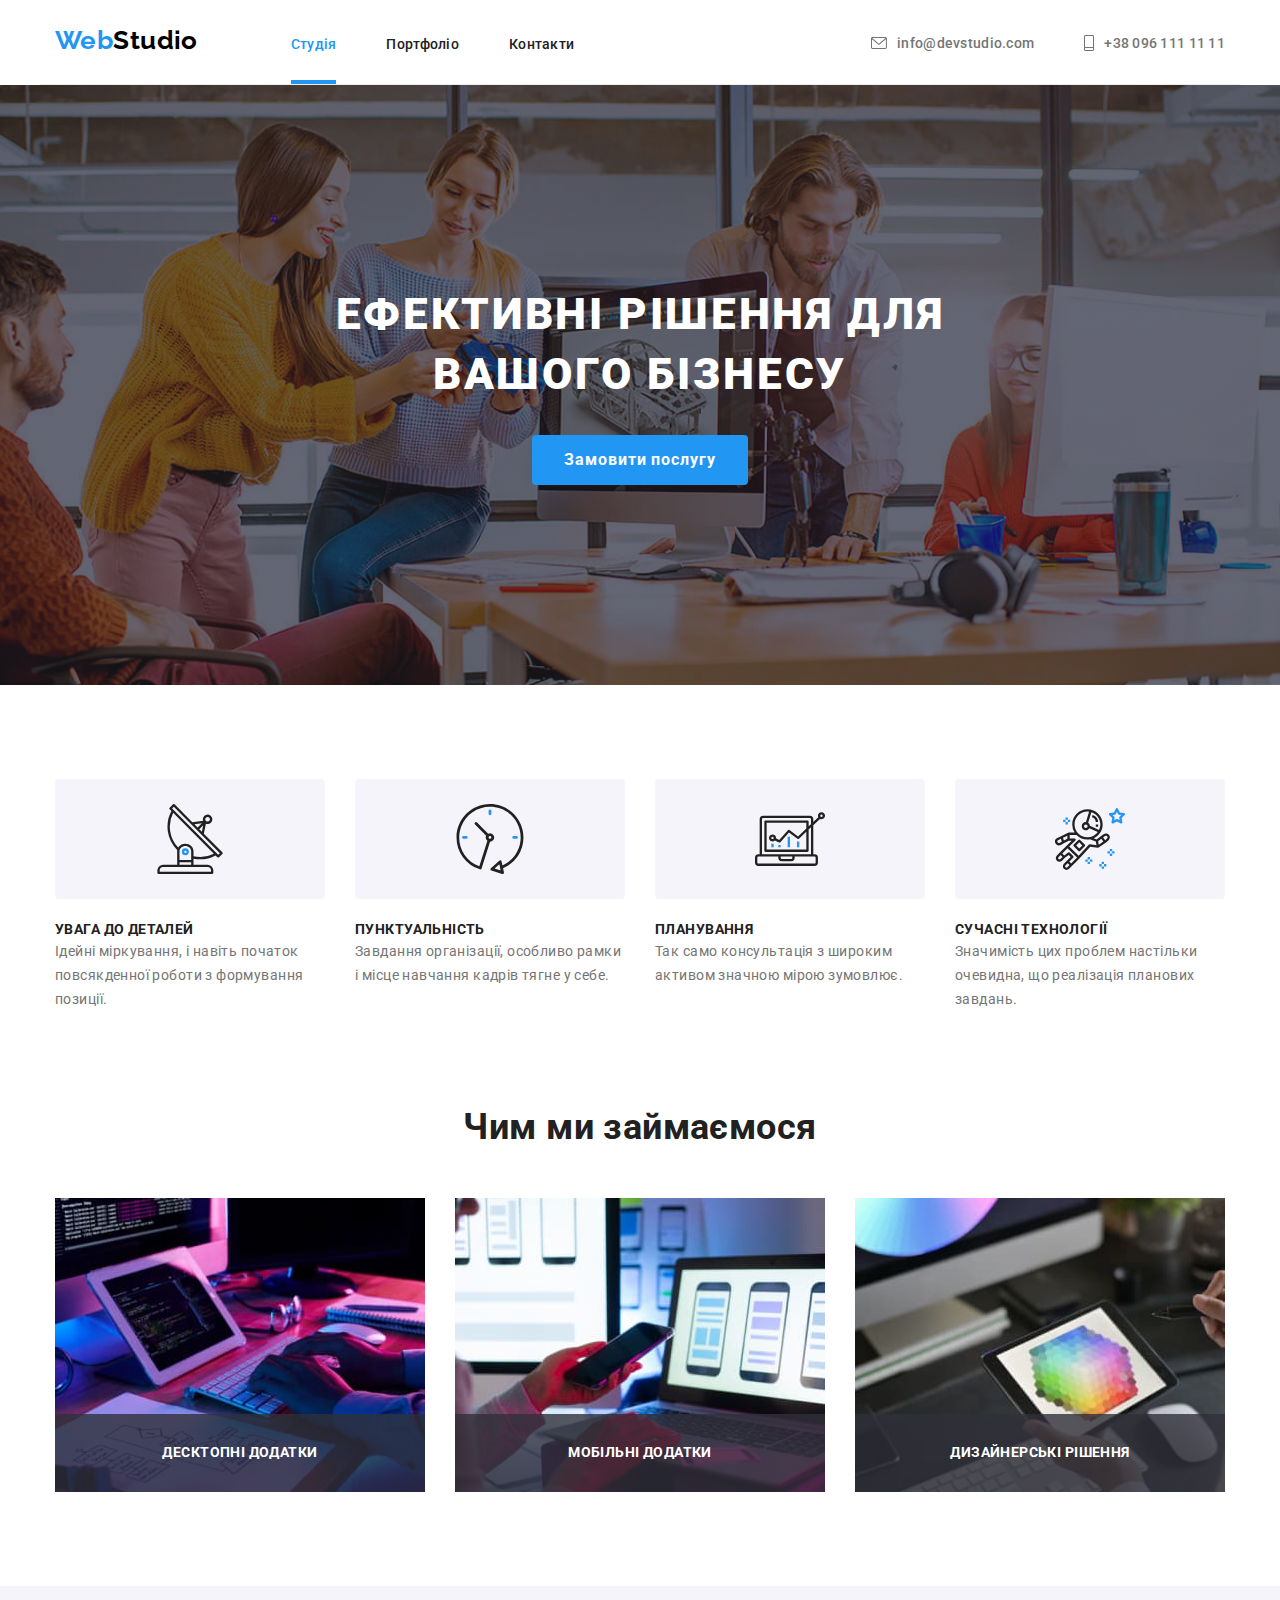
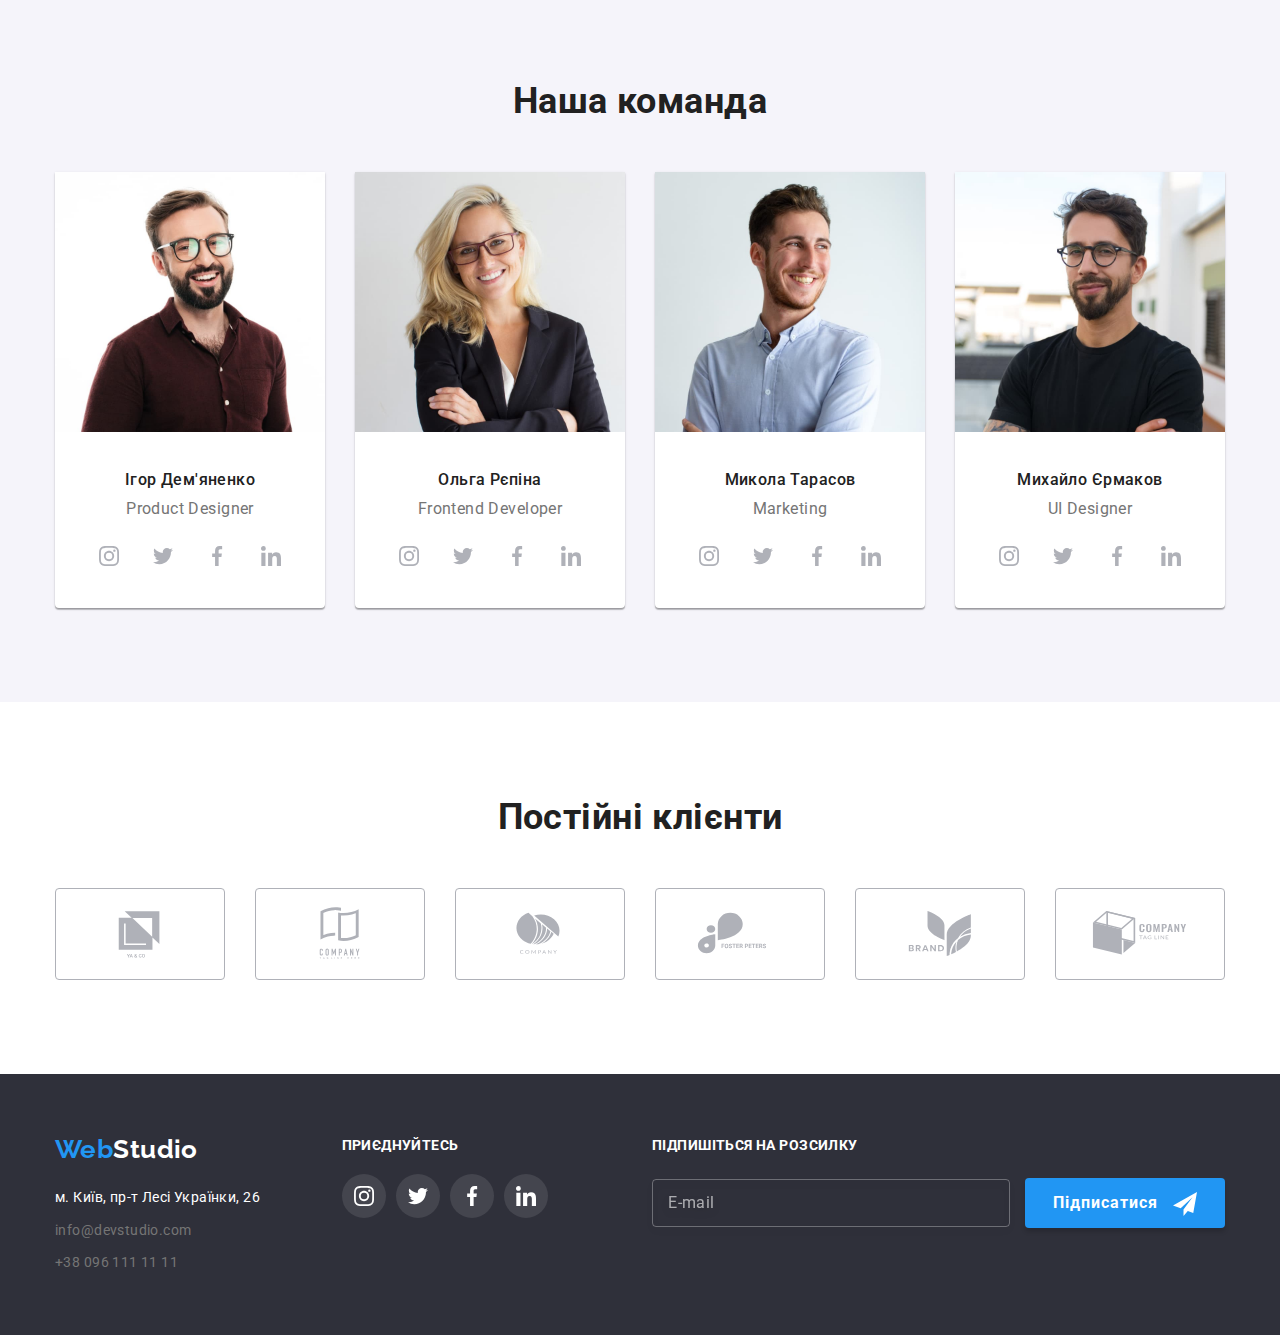
<file: index.html>
<!DOCTYPE html>
<html lang="uk">

<head>
    <meta charset="UTF-8">
    <meta http-equiv="X-UA-Compatible" content="IE=edge">
    <meta name="viewport" content="width=device-width, initial-scale=1.0">
    <title>Студия</title>
    <link rel="preconnect" href="https://fonts.googleapis.com">
    <link rel="preconnect" href="https://fonts.gstatic.com" crossorigin>
    <link
        href="https://fonts.googleapis.com/css2?family=Raleway:wght@700&family=Roboto:wght@400;500;700;900&display=swap"
        rel="stylesheet">
    <link rel="stylesheet"
        href="https://cdnjs.cloudflare.com/ajax/libs/modern-normalize/1.0.0/modern-normalize.min.css">
    <link rel="stylesheet" href="./styles.css">
</head>

<body>
    <!--шапка профиля с навигацией-->
    <header class="header">
        <div class="conteiner header-wrap">
            <a class="logo-link link" href="/" lang="en"><span class="accent">Web</span>Studio</a>
            <nav class="navigation">
                <ul class="list navigation-list">
                    <li class="navigation-item"><a class="link current" href="/">Студія</a></li>
                    <li class="navigation-item"><a class="link" href="./portfolio.html">Портфоліо</a></li>
                    <li class="navigation-item"><a class="link" href="">Контакти</a></li>
                </ul>
            </nav>
            <ul class="list contact-list">
                <li class="contact-item"><a class="contact-link link" href="mailto:info@devstudio.com">
                        <svg class="contact-icon" width="16" height="12">
                            <use href="./images/icon.svg#icon-mail"></use>
                        </svg>
                        info@devstudio.com</a>
                </li>
                <li class="contact-item"><a class="contact-link link" href="tel:+380961111111">
                        <svg class="contact-icon" width="10" height="16">
                            <use href="./images/icon.svg#icon-phone"></use>
                        </svg>
                        +38 096 111 11 11</a>
                </li>
            </ul>
        </div>
    </header>
    <main>
        <!--Блок-герой-->
        <section class="hero">
            <div class="conteiner">
                <h1 class="hero-caption">Ефективні рішення для <br>вашого бізнесу</h1>
                <button data-modal-open class="hero-button" type="button">Замовити послугу</button>
            </div>
            <div data-modal class="backdrop is-hidden">
                <div class="modal">
                    <button data-modal-close type="button" class="modal-close-button">
                        <svg class="close-icon" width="11px" height="11px">
                            <use href="./images/icon.svg#icon-close"></use>
                        </svg>
                    </button>
                    <div class="modal-form-wrap">
                        <p class="modal-form-caption">Залиште свої дані, ми вам передзвонимо</p>
                        <form class="modal-form">
                            <div class="form-fields-wrap">
                                <div class="form-field-wrap">
                                    <label class="form-field-label">
                                        <span>Ім'я</span>
                                        <input class="form-field-entry" type="text" name="user-name">
                                        <svg class="form-field-icon" width="18px" height="18px">
                                            <use href="./images/icon.svg#icon-person"></use>
                                        </svg>
                                    </label>
                                </div>
                                <div class="form-field-wrap">
                                    <label class="form-field-label">
                                        <span>Телефон</span>
                                        <input class="form-field-entry" type="tel" name="user-tel">
                                        <svg class="form-field-icon" width="18px" height="18px">
                                            <use href="./images/icon.svg#icon-phone"></use>
                                        </svg>
                                    </label>
                                </div>
                                <div class="form-field-wrap">
                                    <label class="form-field-label">
                                        <span>Пошта</span>
                                        <input class="form-field-entry" type="email" name="user-email">
                                        <svg class="form-field-icon" width="18px" height="18px">
                                            <use href="./images/icon.svg#icon-email"></use>
                                        </svg>
                                    </label>
                                </div>

                                <label class="form-field-label">
                                    <span>Коментар</span>
                                    <textarea class="form-field-entry comment-text" name="comment"
                                        placeholder="Введіть текст"></textarea>
                                </label>
                                <div class="checkbox-wrap">
                                    <label class="form-field-label">
                                        <input class="checkbox-input" type="checkbox" name="agree-check">
                                        <span class="checkbox-icon"></span>
                                        <span class="text-agreement">Погоджуюся з розсилкою та приймаю <a
                                                class="link-agreement link" href="#">Умови договору</a></span>
                                    </label>
                                </div>
                            </div>
                            <button class="modal-form-button" type="submit">Відправити</button>
                        </form>
                    </div>
                </div>
            </div>

        </section>
        <section class="benefits">
            <div class="conteiner">
                <h2 class="visually-hidden">Наші переваги</h2>
                <ul class="list benefits-list">
                    <li>
                        <div class="benefits-icons">
                            <svg class="benefits-icon" width="70" height="70">
                                <use href="./images/icon.svg#icon-antenna"></use>
                            </svg>
                        </div>
                        <h3 class="benefits-caption">УВАГА ДО ДЕТАЛЕЙ</h3>
                        <p class="benefits-text">Ідейні міркування, і навіть початок повсякденної роботи з формування
                            позиції.</p>
                    </li>
                    <li>
                        <div class="benefits-icons">
                            <svg class="benefits-icon" width="70" height="70">
                                <use href="./images/icon.svg#icon-clock"></use>
                            </svg>
                        </div>
                        <h3 class="benefits-caption">ПУНКТУАЛЬНІСТЬ</h3>
                        <p class="benefits-text">Завдання організації, особливо рамки і місце навчання кадрів тягне у
                            себе.</p>
                    </li>
                    <li>
                        <div class="benefits-icons">
                            <svg class="benefits-icon" width="70" height="70">
                                <use href="./images/icon.svg#icon-diagram"></use>
                            </svg>
                        </div>
                        <h3 class="benefits-caption">ПЛАНУВАННЯ</h3>
                        <p class="benefits-text">Так само консультація з широким активом значною мірою зумовлює.</p>
                    </li>
                    <li>
                        <div class="benefits-icons">
                            <svg class="benefits-icon" width="70" height="70">
                                <use href="./images/icon.svg#icon-astronaut"></use>
                            </svg>
                        </div>
                        <h3 class="benefits-caption">СУЧАСНІ ТЕХНОЛОГІЇ</h3>
                        <p class="benefits-text">Значимість цих проблем настільки очевидна, що реалізація планових
                            завдань.</p>
                    </li>
                </ul>
                <div class="function">
                    <h2 class="function-caption">Чим ми займаємося</h2>
                    <ul class="list function-list">
                        <li class="function-item">
                            <div class="function-label">
                                <p class="function-text">Десктопні додатки</p>
                            </div>
                            <img src="./images/studio-keyboardhand.jpg" width="370" alt="Руки лежать на клавіатурі">
                        </li>
                        <li class="function-item">
                            <div class="function-label">
                                <p class="function-text">Мобільні додатки</p>
                            </div>
                            <img src="./images/studio-phonehands.jpg" width="370" alt="Руки тримають телефон">
                        </li>
                        <li class="function-item">
                            <div class="function-label">
                                <p class="function-text">Дизайнерські рішення</p>
                            </div>
                            <img src="./images/studio-laptophands.jpg" width="370" alt="Руки тримають планшет">
                        </li>
                    </ul>
                </div>
            </div>
        </section>
        <section class="team">
            <div class="conteiner">
                <h2 class="team-caption">Наша команда</h2>
                <ul class="list team-list">
                    <li class="team-person">
                        <img src="./images/studio-productdesigner.jpg" width="270" alt="Продуктовий дизайнер">
                        <h3 class="team-caption-list">Ігор Дем'яненко</h3>
                        <p class="team-text-list" lang="en">Product Designer</p>
                        <ul class="list icon-socials">
                            <li class="icon-socials-item">
                                <a class="icon-socials-link link" href="">
                                    <svg class="icon-social" width="20" height="20">
                                        <use href="./images/icon.svg#icon-instagram"></use>
                                    </svg>
                                </a>
                            </li>
                            <li>
                                <a class="icon-socials-link link" href="">
                                    <svg class="icon-social" width="20" height="20">
                                        <use href="./images/icon.svg#icon-twitter"></use>
                                    </svg>
                                </a>
                            </li>
                            <li>
                                <a class="icon-socials-link link" href="">
                                    <svg class="icon-social" width="20" height="20">
                                        <use href="./images/icon.svg#icon-facebook"></use>
                                    </svg>
                                </a>
                            </li>
                            <li>
                                <a class="icon-socials-link link" href="">
                                    <svg class="icon-social" width="20" height="20">
                                        <use href="./images/icon.svg#icon-linkedin"></use>
                                    </svg>
                                </a>
                            </li>
                        </ul>
                    </li>
                    <li class="team-person">
                        <img src="./images/studio-frontend.jpg" width="270" alt="Фронтенд розробник">
                        <h3 class="team-caption-list">Ольга Рєпіна</h3>
                        <p class="team-text-list" lang="en">Frontend Developer</p>
                        <ul class="list icon-socials">
                            <li class="icon-socials-item">
                                <a class="icon-socials-link link" href="">
                                    <svg class="icon-social" width="20" height="20">
                                        <use href="./images/icon.svg#icon-instagram"></use>
                                    </svg>
                                </a>
                            </li>
                            <li>
                                <a class="icon-socials-link link" href="">
                                    <svg class="icon-social" width="20" height="20">
                                        <use href="./images/icon.svg#icon-twitter"></use>
                                    </svg>
                                </a>
                            </li>
                            <li>
                                <a class="icon-socials-link link" href="">
                                    <svg class="icon-social" width="20" height="20">
                                        <use href="./images/icon.svg#icon-facebook"></use>
                                    </svg>
                                </a>
                            </li>
                            <li>
                                <a class="icon-socials-link link" href="">
                                    <svg class="icon-social" width="20" height="20">
                                        <use href="./images/icon.svg#icon-linkedin"></use>
                                    </svg>
                                </a>
                            </li>
                        </ul>
                    </li>
                    <li class="team-person">
                        <img src="./images/studio-marketing.jpg" width="270" alt="Маркетинг">
                        <h3 class="team-caption-list">Микола Тарасов</h3>
                        <p class="team-text-list" lang="en">Marketing</p>
                        <ul class="list icon-socials">
                            <li class="icon-socials-item">
                                <a class="icon-socials-link link" href="">
                                    <svg class="icon-social" width="20" height="20">
                                        <use href="./images/icon.svg#icon-instagram"></use>
                                    </svg>
                                </a>
                            </li>
                            <li>
                                <a class="icon-socials-link link" href="">
                                    <svg class="icon-social" width="20" height="20">
                                        <use href="./images/icon.svg#icon-twitter"></use>
                                    </svg>
                                </a>
                            </li>
                            <li>
                                <a class="icon-socials-link link" href="">
                                    <svg class="icon-social" width="20" height="20">
                                        <use href="./images/icon.svg#icon-facebook"></use>
                                    </svg>
                                </a>
                            </li>
                            <li>
                                <a class="icon-socials-link link" href="">
                                    <svg class="icon-social" width="20" height="20">
                                        <use href="./images/icon.svg#icon-linkedin"></use>
                                    </svg>
                                </a>
                            </li>
                        </ul>
                    </li>
                    <li class="team-person">
                        <img src="./images/studio-uidesigner.jpg" width="270" alt="Дизайнер інтерфейсу користувача">
                        <h3 class="team-caption-list">Михайло Єрмаков</h3>
                        <p class="team-text-list" lang="en">UI Designer</p>
                        <ul class="list icon-socials">
                            <li class="icon-socials-item">
                                <a class="icon-socials-link link" href="">
                                    <svg class="icon-social" width="20" height="20">
                                        <use href="./images/icon.svg#icon-instagram"></use>
                                    </svg>
                                </a>
                            </li>
                            <li>
                                <a class="icon-socials-link link" href="">
                                    <svg class="icon-social" width="20" height="20">
                                        <use href="./images/icon.svg#icon-twitter"></use>
                                    </svg>
                                </a>
                            </li>
                            <li>
                                <a class="icon-socials-link link" href="">
                                    <svg class="icon-social" width="20" height="20">
                                        <use href="./images/icon.svg#icon-facebook"></use>
                                    </svg>
                                </a>
                            </li>
                            <li>
                                <a class="icon-socials-link link" href="">
                                    <svg class="icon-social" width="20" height="20">
                                        <use href="./images/icon.svg#icon-linkedin"></use>
                                    </svg>
                                </a>
                            </li>
                        </ul>
                    </li>
                </ul>
            </div>
        </section>
        <section class="clients">
            <div class="conteiner">
                <h2 class="clients-title">Постійні клієнти</h2>
                <ul class="list clients-list">
                    <li>
                        <a class="clients-link link" href="">
                            <svg class="clients-icon" width="106" height="60">
                                <use href="./images/icon.svg#icon-Logo1"></use>
                            </svg>
                        </a>
                    </li>
                    <li>
                        <a class="clients-link link" href="">
                            <svg class="clients-icon" width="106" height="60">
                                <use href="./images/icon.svg#icon-Logo2"></use>
                            </svg>
                        </a>
                    </li>
                    <li>
                        <a class="clients-link link" href="">
                            <svg class="clients-icon" width="106" height="60">
                                <use href="./images/icon.svg#icon-Logo3"></use>
                            </svg>
                        </a>
                    </li>
                    <li>
                        <a class="clients-link" href="">
                            <svg class="clients-icon" width="106" height="60">
                                <use href="./images/icon.svg#icon-Logo4"></use>
                            </svg>
                        </a>
                    </li>
                    <li>
                        <a class="clients-link link" href="">
                            <svg class="clients-icon" width="106" height="60">
                                <use href="./images/icon.svg#icon-Logo5"></use>
                            </svg>
                        </a>
                    </li>
                    <li>
                        <a class="clients-link link" href="">
                            <svg class="clients-icon" width="106" height="60">
                                <use href="./images/icon.svg#icon-Logo6"></use>
                            </svg>
                        </a>
                    </li>
                </ul>
            </div>
        </section>
    </main>
    <footer class="footer">
        <div class="conteiner">
            <div class="address-link">
                <a class="logo-link link" href="/" lang="en"><span class="accent">Web</span><span
                        class="change-color">Studio</span></a>
                <address>
                    <ul class="list">
                        <li>
                            <a class="link address-link" href="https://goo.gl/maps/9GgxLfYpcewbCLix5" target="_blank"
                                rel="noopener noreferrer nofollow">м. Київ, пр-т Лесі Українки, 26
                            </a>
                        </li>
                        <li class="contact"><a class="link contact-link"
                                href="mailto:info@devstudio.com">info@devstudio.com</a></li>
                        <li class="contact"><a class="link contact-link" href="tel:+380961111111">+38 096 111 11 11</a>
                        </li>
                    </ul>
                </address>
            </div>
            <div class="connect-links">
                <p class="connect-text">приєднуйтесь</p>
                <ul class="list icon-socials connect">
                    <li class="icon-socials-item">
                        <a class="icon-socials-link connect link" href="">
                            <svg class="icon-social" width="20" height="20">
                                <use href="./images/icon.svg#icon-instagram"></use>
                            </svg>
                        </a>
                    </li>
                    <li>
                        <a class="icon-socials-link connect link" href="">
                            <svg class="icon-social" width="20" height="20">
                                <use href="./images/icon.svg#icon-twitter"></use>
                            </svg>
                        </a>
                    </li>
                    <li>
                        <a class="icon-socials-link connect link" href="">
                            <svg class="icon-social" width="20" height="20">
                                <use href="./images/icon.svg#icon-facebook"></use>
                            </svg>
                        </a>
                    </li>
                    <li>
                        <a class="icon-socials-link connect link" href="">
                            <svg class="icon-social" width="20" height="20">
                                <use href="./images/icon.svg#icon-linkedin"></use>
                            </svg>
                        </a>
                    </li>
                </ul>
            </div>
            <div class="newsletter">
                <p class="newsletter-text">
                    Підпишіться на розсилку
                </p>
                <label class="newsletter-label">
                    <input class="newsletter-input" type="text" placeholder="E-mail" name="e-mail">
                </label>
                <button class="newsletter-button" type="submit">
                    Підписатися
                    <svg class="newsletter-icon" width="24px" height="24px">
                        <use href="./images/icon.svg#icon-send"></use>
                    </svg>
                </button>
            </div>

        </div>

    </footer>
    <script src="./js/modal.js"></script>
</body>

</html>
</file>
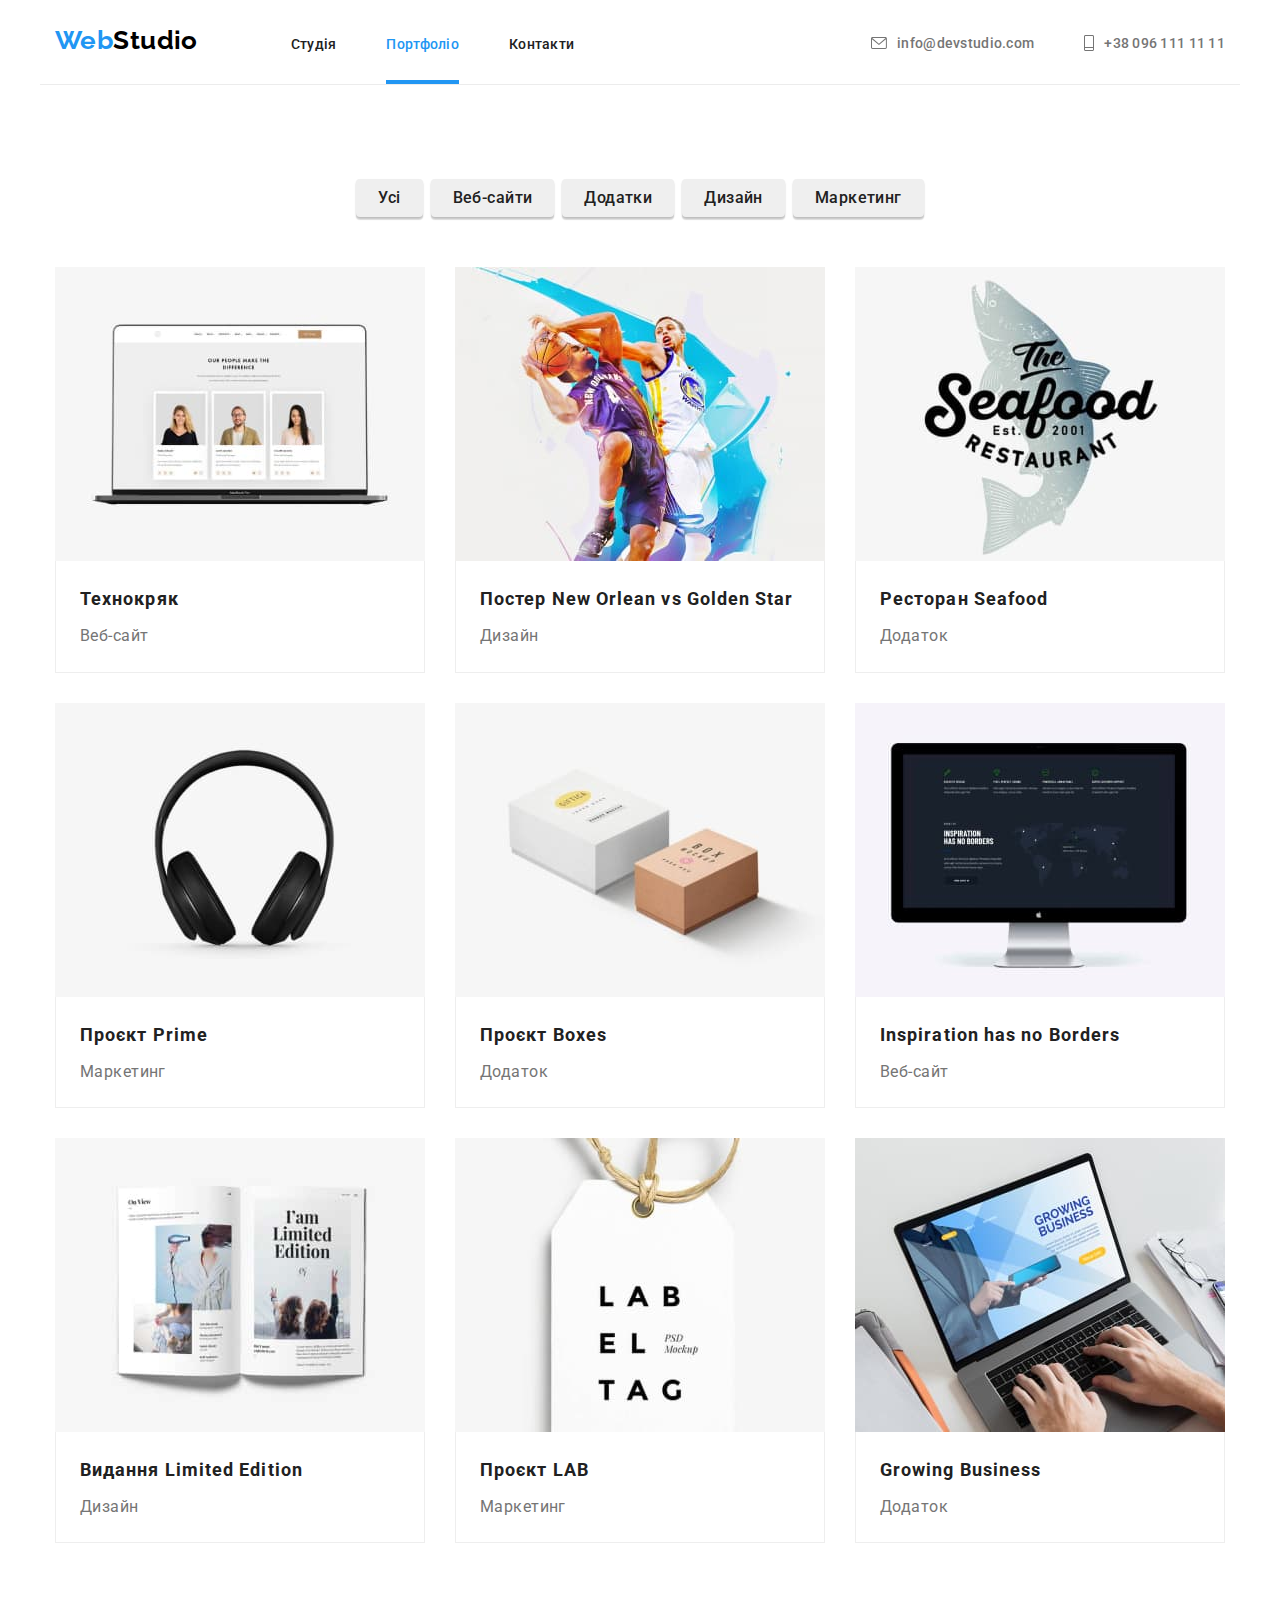
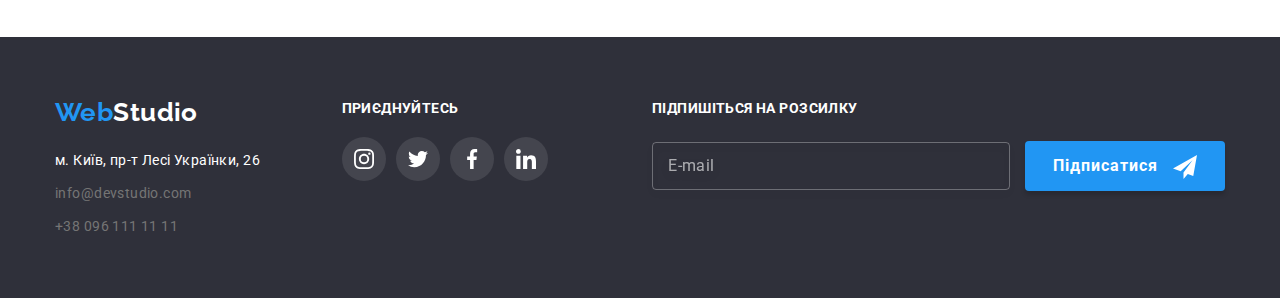
<file: portfolio.html>
<!DOCTYPE html>
<html lang="en">

<head>
    <meta charset="UTF-8">
    <meta http-equiv="X-UA-Compatible" content="IE=edge">
    <meta name="viewport" content="width=device-width, initial-scale=1.0">
    <title>Portfolio</title>
    <link rel="preconnect" href="https://fonts.googleapis.com">
    <link rel="preconnect" href="https://fonts.gstatic.com" crossorigin>
    <link
        href="https://fonts.googleapis.com/css2?family=Raleway:wght@700&family=Roboto:wght@400;500;700;900&display=swap"
        rel="stylesheet">
    <link rel="stylesheet"
        href="https://cdnjs.cloudflare.com/ajax/libs/modern-normalize/1.0.0/modern-normalize.min.css">
    <link rel="stylesheet" href="./styles.css">
</head>

<body>
    <header class="header">
        <div class="conteiner header-wrap">
            <a class="logo-link link" href="/" lang="en"><span class="accent">Web</span>Studio</a>
            <nav class="navigation">
                <ul class="list navigation-list">
                    <li class="navigation-item"><a class="link" href="/">Студія</a></li>
                    <li class="navigation-item"><a class="link current" href="./portfolio.html">Портфоліо</a></li>
                    <li class="navigation-item"><a class="link" href="">Контакти</a></li>
                </ul>
            </nav>
            <ul class="list contact-list">
                <li class="contact-item"><a class="contact-link link" href="mailto:info@devstudio.com">
                    <svg class="contact-icon" width="16" height="12">
                        <use href="./images/icon.svg#icon-mail"></use>
                    </svg>
                    info@devstudio.com</a>
                </li>
                <li class="contact-item"><a class="contact-link link" href="tel:+380961111111">
                    <svg class="contact-icon" width="10" height="16">
                        <use href="./images/icon.svg#icon-phone"></use>
                    </svg> 
                        +38 096 111 11 11</a>
                </li>
            </ul>
        </div>
    </header>
    <main>
        <section class="portfolio">
            <div class="conteiner">
                <h1 class="visually-hidden">Наші роботи, портфоліо</h1>
                <ul class="list portfolio-filter-list">
                    <li class="portfolio-filter-item"><button class="portfolio-filter-button" type="button">Усі</button></li>
                    <li class="portfolio-filter-item"><button class="portfolio-filter-button" type="button">Веб-сайти</button></li>
                    <li class="portfolio-filter-item"><button class="portfolio-filter-button" type="button">Додатки</button></li>
                    <li class="portfolio-filter-item"><button class="portfolio-filter-button" type="button">Дизайн</button></li>
                    <li class="portfolio-filter-item"><button class="portfolio-filter-button" type="button">Маркетинг</button></li>
                </ul>
                <ul class="list content-example-list">
                    <li class="content-example-item">
                        <a class="link" href="">
                            <div class="content-thumb">
                                <img src="./images/portfolio-tehnokrack.jpg" width="370"
                                    alt="Зображення відкритого ноутбуку">
                                <p class="opposite-text">
                                    Ресурс пропонує комплексні пропозиції з різним рівнем функціоналу та сервісів. Все
                                    це дозволить відвідувачу отримати вичерпні відомості про компанію чи приватну особу.
                                </p>
                            </div>

                            <div class="card-info">
                                <h2 class="example-caption">Технокряк</h2>
                                <p class="example-text">Веб-сайт</p>
                            </div>
                        </a>

                    </li>
                    <li class="content-example-item">
                        <a class="link" href="">
                            <div class="content-thumb">
                                <img src="./images/portfolio-posterdesign.jpg" width="370"
                                    alt="Баскетболісти під час гри з м'ячем">
                                <p class="opposite-text">
                                    Ресурс пропонує комплексні пропозиції з різним рівнем функціоналу та сервісів. Все
                                    це дозволить відвідувачу отримати вичерпні відомості про компанію чи приватну особу.
                                </p>
                            </div>
                            <div class="card-info">
                                <h2 class="example-caption">Постер New Orlean vs Golden Star</h2>
                                <p class="example-text">Дизайн</p>
                            </div>
                        </a>
                    </li>
                    <li class="content-example-item">
                        <a class="link" href="">
                            <div class="content-thumb">
                                <img src="./images/portfolio-restaraunt.jpg" width="370"
                                    alt="Зображення риби з логотипом">
                                <p class="opposite-text">
                                    Ресурс пропонує комплексні пропозиції з різним рівнем функціоналу та сервісів. Все
                                    це дозволить відвідувачу отримати вичерпні відомості про компанію чи приватну особу.
                                </p>
                            </div>
                            <div class="card-info">
                                <h2 class="example-caption">Ресторан Seafood</h2>
                                <p class="example-text">Додаток</p>
                            </div>
                        </a>
                    </li>
                    <li class="content-example-item">
                        <a class="link" href="">
                            <div class="content-thumb">
                                <img src="./images/portfolio-primeheadsphone.jpg" width="370"
                                    alt="Зображення накладних навушників">
                                <p class="opposite-text">
                                    Ресурс пропонує комплексні пропозиції з різним рівнем функціоналу та сервісів. Все
                                    це дозволить відвідувачу отримати вичерпні відомості про компанію чи приватну особу.
                                </p>
                            </div>
                            <div class="card-info">
                                <h2 class="example-caption">Проєкт Prime</h2>
                                <p class="example-text">Маркетинг</p>
                            </div>
                        </a>
                    </li>
                    <li class="content-example-item">
                        <a class="link" href="">
                            <div class="content-thumb">
                                <img src="./images/portfolio-boxes.jpg" width="370" alt="Дві коробки біла та рожева">
                                <p class="opposite-text">
                                    Ресурс пропонує комплексні пропозиції з різним рівнем функціоналу та сервісів. Все
                                    це дозволить відвідувачу отримати вичерпні відомості про компанію чи приватну особу.
                                </p>
                            </div>
                            <div class="card-info">
                                <h2 class="example-caption">Проєкт Boxes</h2>
                                <p class="example-text">Додаток</p>
                            </div>
                        </a>
                    </li>
                    <li class="content-example-item">
                        <a class="link" href="">
                            <div class="content-thumb">
                                <img src="./images/portfolio-inspiration.jpg" width="370" alt="Екран монітору з мапою">
                                <p class="opposite-text">
                                    Ресурс пропонує комплексні пропозиції з різним рівнем функціоналу та сервісів. Все
                                    це дозволить відвідувачу отримати вичерпні відомості про компанію чи приватну особу.
                                </p>
                            </div>
                            <div class="card-info">
                                <h2 class="example-caption">Inspiration has no Borders</h2>
                                <p class="example-text">Веб-сайт</p>
                            </div>
                        </a>
                    </li>
                    <li class="content-example-item">
                        <a class="link" href="">
                            <div class="content-thumb">
                                <img src="./images/portfolio-publisher.jpg" width="370"
                                    alt="Розгорнута книга з ілюстраціями">
                                <p class="opposite-text">
                                    Ресурс пропонує комплексні пропозиції з різним рівнем функціоналу та сервісів. Все
                                    це дозволить відвідувачу отримати вичерпні відомості про компанію чи приватну особу.
                                </p>
                            </div>
                            <div class="card-info">
                                <h2 class="example-caption">Видання Limited Edition</h2>
                                <p class="example-text">Дизайн</p>
                            </div>
                        </a>
                    </li>
                    <li class="content-example-item">
                        <a class="link" href="">
                            <div class="content-thumb">
                                <img src="./images/portfolio-labmarketing.jpg" width="370"
                                    alt="Бірка з графічним написом">
                                <p class="opposite-text">
                                    Ресурс пропонує комплексні пропозиції з різним рівнем функціоналу та сервісів. Все
                                    це дозволить відвідувачу отримати вичерпні відомості про компанію чи приватну особу.
                                </p>
                            </div>
                            <div class="card-info">
                                <h2 class="example-caption">Проєкт LAB</h2>
                                <p class="example-text">Маркетинг</p>
                            </div>
                        </a>
                    </li>
                    <li class="content-example-item">
                        <a class="link" href="">
                            <div class="content-thumb">
                                <img src="./images/portfolio-businessapp.jpg" width="370"
                                    alt="Руки лежать на клавіатурі ноутбуку">
                                <p class="opposite-text">
                                    Ресурс пропонує комплексні пропозиції з різним рівнем функціоналу та сервісів. Все
                                    це дозволить відвідувачу отримати вичерпні відомості про компанію чи приватну особу.
                                </p>
                            </div>
                            <div class="card-info">
                                <h2 class="example-caption">Growing Business</h2>
                                <p class="example-text">Додаток</p>
                            </div>
                        </a>
                    </li>
                </ul>
            </div>
        </section>

    </main>
    <footer class="footer">
        <div class="conteiner">
            <div class="address-link">
                <a class="logo-link link" href="/" lang="en"><span class="accent">Web</span><span class="change-color">Studio</span></a>
                <address>
                    <ul class="list">
                        <li><a class="link address-link" href="https://goo.gl/maps/9GgxLfYpcewbCLix5" target="_blank"
                                rel="noopener noreferrer nofollow">м. Київ, пр-т Лесі Українки, 26</a></li>
                        <li class="contact"><a class="link contact-link" href="mailto:info@devstudio.com">info@devstudio.com</a></li>
                        <li class="contact"><a class="link contact-link" href="tel:+380961111111">+38 096 111 11 11</a></li>
                    </ul>
                </address>
            </div>
            <div class="connect-links">
                <p class="connect-text">приєднуйтесь</p>
                <ul class="list icon-socials connect">
                    <li class="icon-socials-item">
                        <a class="icon-socials-link connect link" href="">
                            <svg class="icon-social" width="20" height="20">
                                <use href="./images/icon.svg#icon-instagram"></use>
                            </svg>
                        </a>
                    </li>
                    <li>
                        <a class="icon-socials-link connect link" href="">
                            <svg class="icon-social" width="20" height="20">
                                <use href="./images/icon.svg#icon-twitter"></use>
                            </svg>
                        </a>
                    </li>
                    <li>
                        <a class="icon-socials-link connect link" href="">
                            <svg class="icon-social" width="20" height="20">
                                <use href="./images/icon.svg#icon-facebook"></use>
                            </svg>
                        </a>
                    </li>
                    <li>
                        <a class="icon-socials-link connect link" href="">
                            <svg class="icon-social" width="20" height="20">
                                <use href="./images/icon.svg#icon-linkedin"></use>
                            </svg> 
                        </a>
                    </li>
                </ul>
            </div>
            <div class="newsletter">
                <p class="newsletter-text">
                    Підпишіться на розсилку
                </p>
                <label class="newsletter-label">
                    <input class="newsletter-input" type="text" placeholder="E-mail" name="e-mail">
                </label>
                <button class="newsletter-button" type="submit">
                    Підписатися
                    <svg class="newsletter-icon" width="24px" height="24px">
                        <use href="./images/icon.svg#icon-send"></use>
                    </svg>
                </button>
            </div>

        </div>
        
    </footer>
</body>

</html>
</file>
<file: styles.css>
/* цвет текста #757575;*/
/* цвет активной ссылки #2196F3;*/
/* текст заголовков #212121; */
/* цвет хэдера #FFFFFF;*/
/* цвет секции с сотрудниками #F5F4FA;*/
/* цвет хэро секции и футера #2F303A;*/
/* цвет секций #F5F5F5;  */
/* цвет логотипа #000000; */

:root{
    --primary-text-color:  #757575;
    --title-text-color: #212121;
    --filter-text: #212121;
    --accent-color:#2196F3; 
    --accent-background:#2F303A;
    --color-secondary-section: #F5F4FA;
    --header-color:#ffffff;
    --logo-text: #000000;
}
*,
::after,
::before{
    box-sizing:border-box;
}
body{
    font-family: 'Roboto', sans-serif;
    color: var(--primary-text-color);
    font-size: 14px;
    line-height: 1.71;
    letter-spacing: 0.03em;
}
h1, h2, h3, p {
    margin: 0px;
    padding: 0px;
    
}
.conteiner{
    width: 1200px;
    margin-right: auto;
    margin-left: auto;
    padding-left: 15px;
    padding-right: 15px;
}
.list{
    list-style:none;
    margin: 0px;
    padding: 0px;

}
.link {
    color: #212121;
    text-decoration: none;
}

/* хєдер*/
.header-wrap{
    display: flex;
    align-items: baseline;
    padding-top: 25px;
    border-bottom-width: 1px;
    border-bottom-style: solid;
    border-bottom-color: #ECECEC;
}
.logo-link{
    display: block;
    font-family: Raleway;
    font-weight: 700;
    font-size: 26px;
    line-height: 1.2;
    color: var(--logo-text);
}
.logo-link .accent{
    color:var(--accent-color);
}
.navigation{
    margin-left: 93px;
}
.navigation-list,
.contact-list{
    display: flex;
    font-weight: 500;
    line-height: 1.17;
    letter-spacing: 0.02em;
    
}
.header li:not(:last-child){
    margin-right: 50px;
}
.contact-list{
    margin-left: auto;
}
.current{
    color: var(--accent-color);
}
.navigation-item{
    position: relative;
    padding-bottom: 32px;
}

.navigation-item .current::after{
    content: ' ';
    width:100%;
    height: 4px;
    background-color: var(--accent-color);
    position:absolute;
    left: 0;
    bottom: 0;
    opacity: 1;
}

.address-link:hover,
.address-link:focus,
.navigation-item .link:hover,
.navigation-item .link:focus, 
.contact-link:hover,
.contact-link:focus
 {
    color:var(--accent-color);
    fill:var(--accent-color);
    transition: 250ms cubic-bezier(0.4, 0, 0.2, 1);
}
.contact-link{
    display: flex;
    align-items: center;
    color: var(--primary-text-color);
    fill:var(--primary-text-color);
}
.contact-icon{
    margin-right: 10px;
}

/*основной контент*/
.hero{
    background-image: linear-gradient(to right, rgba(47, 48, 58, 0.4), rgba(47, 48, 58, 0.4)),url(./images/hero-background.jpg);
    background-position: center;
    background-size: cover;
    margin: auto;
    background-color: var(--accent-background);
    max-width: 1600px;
    text-align: center;
}
.hero .conteiner{
    padding-top: 200px;
    padding-bottom: 200px;
}
.hero-caption{
    font-weight: 900;
    font-size: 44px;
    line-height: 1.36;
    letter-spacing: 0.06em;
    text-transform: uppercase;
    color:#ffffff;
    margin-bottom: 30px;
}
.hero-button{
    padding-left: 32px;
    padding-right: 32px;
    padding-top: 10px;
    padding-bottom: 10px;
    border-radius: 4px;
    border: none;
    font-family: inherit;
    font-weight: 700;
    font-size: 16px;
    line-height: 1.88;
    letter-spacing: 0.06em;
    color:#ffffff;
    background-color: var(--accent-color);
    cursor: pointer;
}
.backdrop{
    position: fixed;
    top: 0;
    left: 0;
    width: 100%;
    height: 100%;
    background-color: rgba(0, 0, 0, 0.2);
    transition: opacity 250ms cubic-bezier(0.4, 0, 0.2, 1);
    opacity: 1;
}

.is-hidden{
    opacity: 0;
    pointer-events: none;
    visibility: hidden;
    transition: transform 250ms cubic-bezier(0.4, 0, 0.2, 1), opacity 250ms cubic-bezier(0.4, 0, 0.2, 1), visibility 250ms cubic-bezier(0.4, 0, 0.2, 1);
}
.modal{
    padding: 40px;
    position: absolute;
    top: 50%;
    left: 50%;
    transform: translate(-50%, -50%);
    height: 581px;
    width: 528px;
    background: #FFFFFF;
    box-shadow: 0px 1px 3px rgba(0, 0, 0, 0.12), 0px 1px 1px rgba(0, 0, 0, 0.14), 0px 2px 1px rgba(0, 0, 0, 0.2);
    border-radius: 4px;
    opacity: 1;
    transition: transform 250ms cubic-bezier(0.4, 0, 0.2, 1), opacity 250ms cubic-bezier(0.4, 0, 0.2, 1), visibility 250ms cubic-bezier(0.4, 0, 0.2, 1);

}
.modal-form-caption{
    font-weight: 700;
    font-size: 20px;
    line-height: 1.15;
    text-align: center;
    letter-spacing: 0.03em;
    color: #212121;

}
.form-fields-wrap{
    text-align: left;
    margin-top: 12px;
}
.form-field-wrap{
    position: relative;
}
.form-field-label{
    display:block;
    
}
.form-field-label:not(:last-child){
    margin-bottom: 10px;
}
.form-field-label span:not(:last-child){  
    font-size: 12px;
    line-height: 1.17;
    letter-spacing: 0.01em;
    color: #757575;
}
.modal-form .form-field-entry{
    display: block;
    width: 100%;
    border: 1px solid rgba(33, 33, 33, 0.2);
    border-radius: 4px;
    outline: none;
    resize: none;
    padding-top: 11px;
    padding-right: 42px;
    padding-bottom: 11px;
    padding-left: 42px;
    transform: 250ms cubic-bezier(0.4, 0, 0.2, 1);
}
.form-field-entry:focus-within{
    border: 1px solid var(--accent-color);
    transform: 250ms cubic-bezier(0.4, 0, 0.2, 1);
}
.form-field-entry:focus-within + .form-field-icon{
    transform: 250ms cubic-bezier(0.4, 0, 0.2, 1);
    fill: #2196F3;
}
.comment-text{
    height: 120px;
}
.form-field-icon{
    position: absolute;
    top: 35px;

    left:12px;
}
.modal-close-button{
    position: absolute;
    top:8px;
    right: 8px;
    background: #FFFFFF;
    border: 1px solid rgba(0, 0, 0, 0.1);
    width: 30px;
    height: 30px;
    border-radius: 50%;
    transform: 250ms cubic-bezier(0.4, 0, 0.2, 1);
    cursor: pointer;
}
.close-icon{
    position: absolute;
    top: 50%;
    left: 50%;
    transform: translate(-50%, -50%);
}
.modal-close-button:hover .close-icon{
    fill:var(--accent-color);
    transform: 250ms cubic-bezier(0.4, 0, 0.2, 1);
}
.comment-text::placeholder{
    font-size: 12px;
    line-height: 14px;
    letter-spacing: 0.01em;

    color: rgba(117, 117, 117, 0.5);

}
.text-agreement{ 
    display: inline-block; 
font-size: 14px;
line-height: 1.71px;
letter-spacing: 0.03em;
color: #757575;
}
.checkbox-icon{
    display: inline-block;
    width: 16px;
    height:15px;
    border: 2px solid #212121;
    border-radius: 2px;
    transition: 250ms cubic-bezier(0.4, 0, 0.2, 1);
}
.checkbox-input:checked + .checkbox-icon{
    background-color: var(--accent-color);
    background-image: url(./images/icon_check.svg);
    
    background-repeat: no-repeat;
    background-position: center;
    border: #2196F3;
    transition: 250ms cubic-bezier(0.4, 0, 0.2, 1);
}
.checkbox-wrap > * {
    vertical-align:middle;
}
.link-agreement{
text-decoration-line: underline;
color: #2196F3;
}
.modal-form-button{
    margin-top: 30px;
    background: var(--accent-color);
    box-shadow: 0px 4px 4px rgba(0, 0, 0, 0.15);
    border-radius: 4px;
    cursor: pointer;
    padding: 10px 52px;
    font-weight: 700;
    font-size: 16px;
    line-height: 1.88;
    /* identical to box height, or 188% */
    align-items: center;
    text-align: center;
   
    letter-spacing: 0.06em;
    color: #FFFFFF;
    border: none;
    

}
.visually-hidden,
.checkbox-input{
    position: absolute;
    width: 1px;
    height: 1px;
    margin: -1px;
    border: 0;
    padding: 0;
    
    white-space: nowrap;
    clip-path: inset(100%);
    clip: rect(0 0 0 0);
    overflow: hidden;
}
.benefits-icons{
    display: flex;
    justify-content: center;
    align-items: center;
    background: #F5F4FA;
    border-radius: 4px;
    width: 270px;
    height: 120px;
    margin-bottom: 30px;
}

.benefits-list{
    padding-top: 94px;
    display: flex;
    justify-content: space-between;
}
.benefits-list > li:not(:last-child){
    margin-right: 30px;
}
.benefits-caption{
    margin-bottom: 10px;
    font-size: 14px;
    font-weight: 700;
    line-height: 1.14px;
    text-transform: uppercase;
    color: var(--title-text-color);
}
.function-caption, .team-caption, .clients-title{
    text-align: center;
    padding-top: 94px;
    font-weight: 700;
    font-size: 36px;
    line-height: 1.17;
    color:var(--title-text-color);
}
.function-list {
    margin-top: 50px;
    padding-bottom: 94px;
    display: flex;
    justify-content: space-between;
}
.function-list img{
    display: block;
}
.function-list > li{
    width: calc(100%/3,3333);
}
.function-item{
    position: relative;
}
.function-label{
    position: absolute;
    bottom: 0;
    left: 0;
    right: 0;
    background-color: rgba(47, 48, 58, 0.8);
   
}
.function-text{
    font-weight: 700;
    text-align: center;
    text-transform: uppercase;
    color: #FFFFFF;
    padding-top: 27px;
    padding-bottom: 27px;

}
.team{
    background-color: var(--color-secondary-section);
}
.team-list{
    display: flex;
    justify-content: space-between;
    text-align: center;
    margin-top: 50px;
    padding-bottom: 94px;
}
.team-person{
    background-color: #ffffff;
    box-shadow: 0px 1px 3px rgba(0, 0, 0, 0.12), 0px 1px 1px rgba(0, 0, 0, 0.14), 0px 2px 1px rgba(0, 0, 0, 0.2);
    border-radius: 0px 0px 4px 4px;
    padding-bottom: 30px;
}
.team-caption-list{
    margin-top: 30px;
    font-weight: 500;
    font-size: 16px;
    line-height: 1.19;
    color: var(--title-text-color);
}
.team-text-list{
    margin-top: 10px;
    font-size: 16px;
    line-height: 1.19;
}
.icon-socials{
    display: flex;
    margin-top: 16px;
    justify-content:center;
    align-items: center;
    
}
.icon-socials-link{
    display: flex;
    border-radius: 50%;
    width: 44px;
    height: 44px;
    align-items: center;
    justify-content: center;
}
.icon-social{
    display: block;
}
.icon-socials-link{
    background-color: #ffffff;
    fill: #AFB1B8;
}
.icon-socials-link:hover,
.icon-socials-link:focus {
    background-color: var(--accent-color);
    fill: #ffffff;
    transition: 250ms cubic-bezier(0.4, 0, 0.2, 1);
}
.icon-socials li:not(:last-child){
    margin-right: 10px;
}
.icon-socials-link.connect{
    background: rgba(255, 255, 255, 0.1);
    fill: #ffffff;;
}
.icon-socials-link.connect:hover,
.icon-socials-link.connect:focus{
    background-color: var(--accent-color);
    transition: 250ms cubic-bezier(0.4, 0, 0.2, 1);
}
/*клиенты*/
.clients-list{
    display: flex;
    align-items: center;
    justify-content: center;
    margin-top: 50px;
    margin-bottom: 94px;
}
.clients-link{
    display: flex;
    justify-content: center;
    align-items: center;
    width: 170px;
    height: 92px;
    border: 1px solid #AFB1B8;
    border-radius: 4px;
    fill:#AFB1B8;

}
.clients-link:hover,
.clients-link:focus{
    fill:var(--accent-color);
    border: 1px solid var(--accent-color);
    transition: 250ms cubic-bezier(0.4, 0, 0.2, 1);
}
.clients-list li:not(:last-child){
    margin-right: 30px;
}
/*футер*/
.footer{
    background-color: var(--accent-background);
}
.footer .conteiner{
    display: flex;
    padding-top: 60px;
    padding-bottom: 60px;
    justify-content: space-between;
}
.footer .link{
    font-style: normal;
}
.footer .logo-link,
.newsletter-text
{
    margin-bottom: 20px;
}
.footer .contact-link{
    margin-top: 9px;
}
.address-link,
footer .change-color{
    color:#ffffff;
}
.connect-links{
    margin-left: 70px;
    margin-right: 93px;
}
.connect-text,
.newsletter-text{
    font-weight: 700;
    text-transform: uppercase;
    color: #FFFFFF;
}
.newsletter-input{
    background: inherit;
    padding: 15px 15px;
    width: 358px;
    border: 1px solid rgba(255, 255, 255, 0.3);
    filter: drop-shadow(0px 4px 4px rgba(0, 0, 0, 0.15));
    border-radius: 4px;
    color: #FFFFFF;
    outline: none;
}
.newsletter .newsletter-input::placeholder{
    
    font-size: 16px;
    line-height: 1.25;
    align-items: center;
    letter-spacing: 0.03em;
    color: rgba(255, 255, 255, 0.6);

}
.newsletter-input:focus-within{
    border: 1px solid #ffffff;
    border-radius: 4px;
    color:#FFFFFF;
    transition: 250ms cubic-bezier(0.4, 0, 0.2, 1);
    outline: none;
}
.newsletter-button{
    cursor: pointer;
    margin-left: 12px;
    padding-top:10px;
    padding-right: 28px;
    padding-bottom: 10px;
    padding-left: 28px;
    background-color: var(--accent-color);
    font-family: 'Roboto';
    font-weight: 700;
    font-size: 16px;
    line-height: 1.88;
    /* identical to box height, or 188% */
    align-items: center;
    text-align: center;
    letter-spacing: 0.06em;
    border: none ;
    color: #FFFFFF;
    box-shadow: 0px 4px 4px rgba(0, 0, 0, 0.15);
    border-radius: 4px;
}
.newsletter-icon{
    display: inline-block;
    vertical-align: middle;
    margin-left: 10px;
    
}
/*портфолио*/
.portfolio-filter-list{
    display: flex;
    justify-content: center;
    padding-top: 94px;
    margin-bottom: 50px;
}
.portfolio-filter-list > li:not(:last-child){
    margin-right: 8px;
}
.portfolio-filter-button{
    padding-left: 22px;
    padding-right: 22px;
    padding-top: 6px;
    padding-bottom: 6px;
    border: none;
    border-radius: 4px;
    box-shadow: 0px 3px 1px rgba(0, 0, 0, 0.1), 0px 1px 2px rgba(0, 0, 0, 0.08), 0px 2px 2px rgba(0, 0, 0, 0.12);
    font-family: inherit;
    letter-spacing: inherit;
    font-weight: 500;
    font-size: 16px;
    line-height: 1.62;
    color:var(--title-text-color);
    cursor: pointer;
    
}
.portfolio-filter-button:hover,
.portfolio-filter-button:focus{
    background-color: var(--accent-color);
    color:#ffffff;
    transition: 250ms cubic-bezier(0.4, 0, 0.2, 1);
}
.content-example-list{
    display: flex;
    flex-wrap: wrap;
    justify-content: space-between;
    padding-bottom: 94px;
    
}
.content-example-list > li:not(:nth-last-child(-n + 3)){
    margin-bottom: 30px;
}

.content-example-item img{
    display: block;
}
.content-example-list > li{
    width: calc(100%/3,3333);
}
.card-info{
    border: solid 1px #EEEEEE;
    border-top: none;
    padding-left: 24px;
    padding-bottom: 20px;
    padding-top: 20px;
}
.content-example-item:hover,
.content-example-item:focus{
    box-shadow: 0px 1px 1px rgba(0, 0, 0, 0.12), 0px 4px 4px rgba(0, 0, 0, 0.06), 1px 4px 6px rgba(0, 0, 0, 0.16);
}
.example-caption{
    margin-bottom: 4px;
    font-weight: 700;
    font-size: 18px;
    line-height: 2.0;
    letter-spacing: 0.06em;
    color: var(--title-text-color);
}
.example-text{
    font-size: 16px;
    line-height: 1.9;
    color: var(--primary-text-color)
}
.content-thumb{
    overflow: hidden;
    position: relative;
}
.opposite-text{
    position: absolute;
    top: 0;
    left: 0;
    width: 100%;
    height: 100%;
    background-color: rgba(33, 150, 243, 0.9);
    transform: translateY(100%);
    opacity: 0;
    transition: 250ms cubic-bezier(0.4, 0, 0.2, 1);
    
    font-size: 18px;
    line-height: 1.56;
    color: #FFFFFF;

    padding: 63px 24px;
}
.content-example-item:hover .opposite-text,
.content-example-item:focus-within .opposite-text{
    transform: translateY(0);
    opacity: 1;
    transition: 250ms cubic-bezier(0.4, 0, 0.2, 1);
}
</file>
